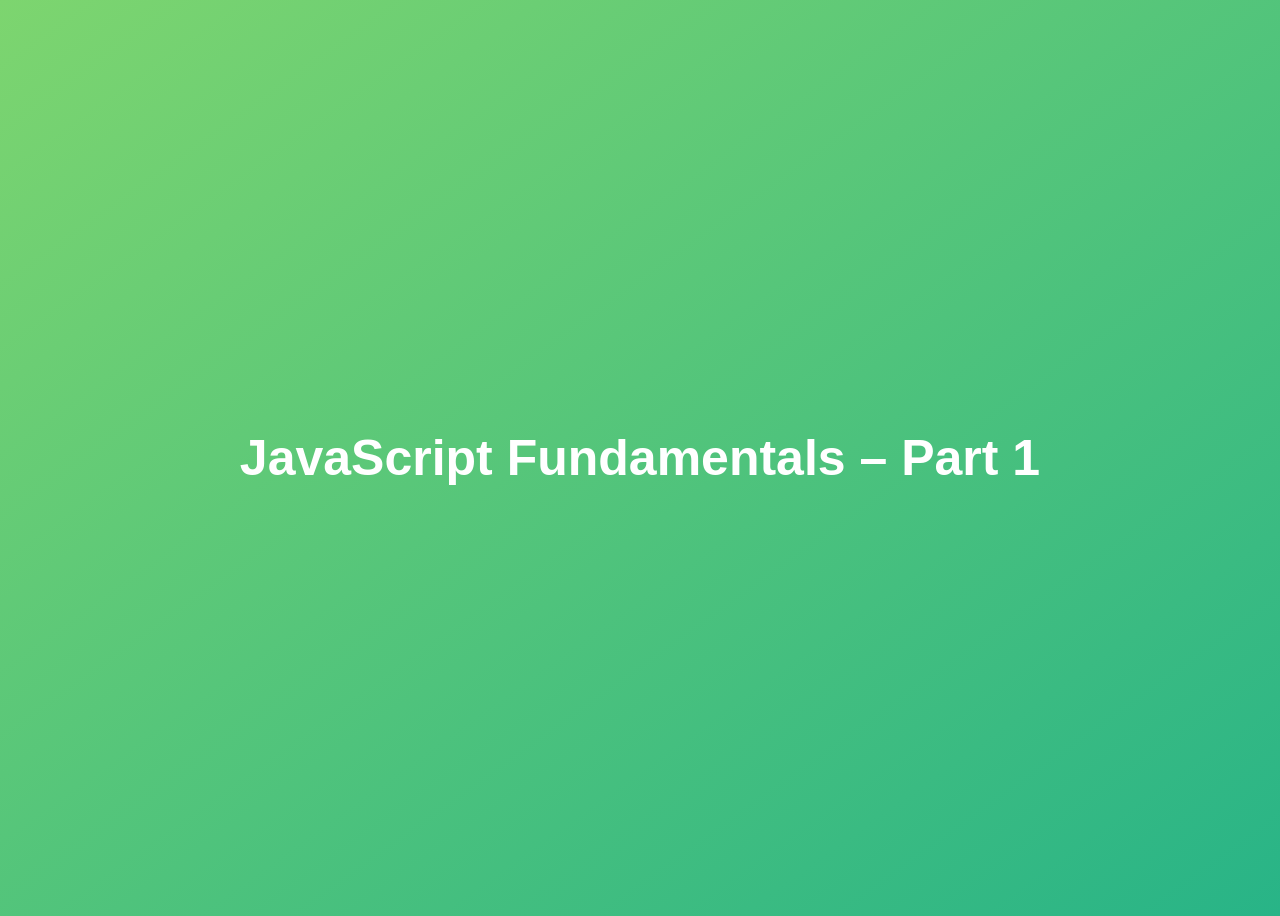
<file: 01-Fundamentals-Part-1/final/index.html>
<!DOCTYPE html>
<html lang="en">
  <head>
    <meta charset="UTF-8" />
    <meta name="viewport" content="width=device-width, initial-scale=1.0" />
    <meta http-equiv="X-UA-Compatible" content="ie=edge" />
    <title>JavaScript Fundamentals – Part 1</title>
    <style>
      body {
        height: 100vh;
        display: flex;
        align-items: center;
        background: linear-gradient(to top left, #28b487, #7dd56f);
      }
      h1 {
        font-family: sans-serif;
        font-size: 50px;
        line-height: 1.3;
        width: 100%;
        padding: 30px;
        text-align: center;
        color: white;
      }
    </style>
  </head>
  <body>
    <h1>JavaScript Fundamentals – Part 1</h1>

    <script src="script.js"></script>
  </body>
</html>
</file>
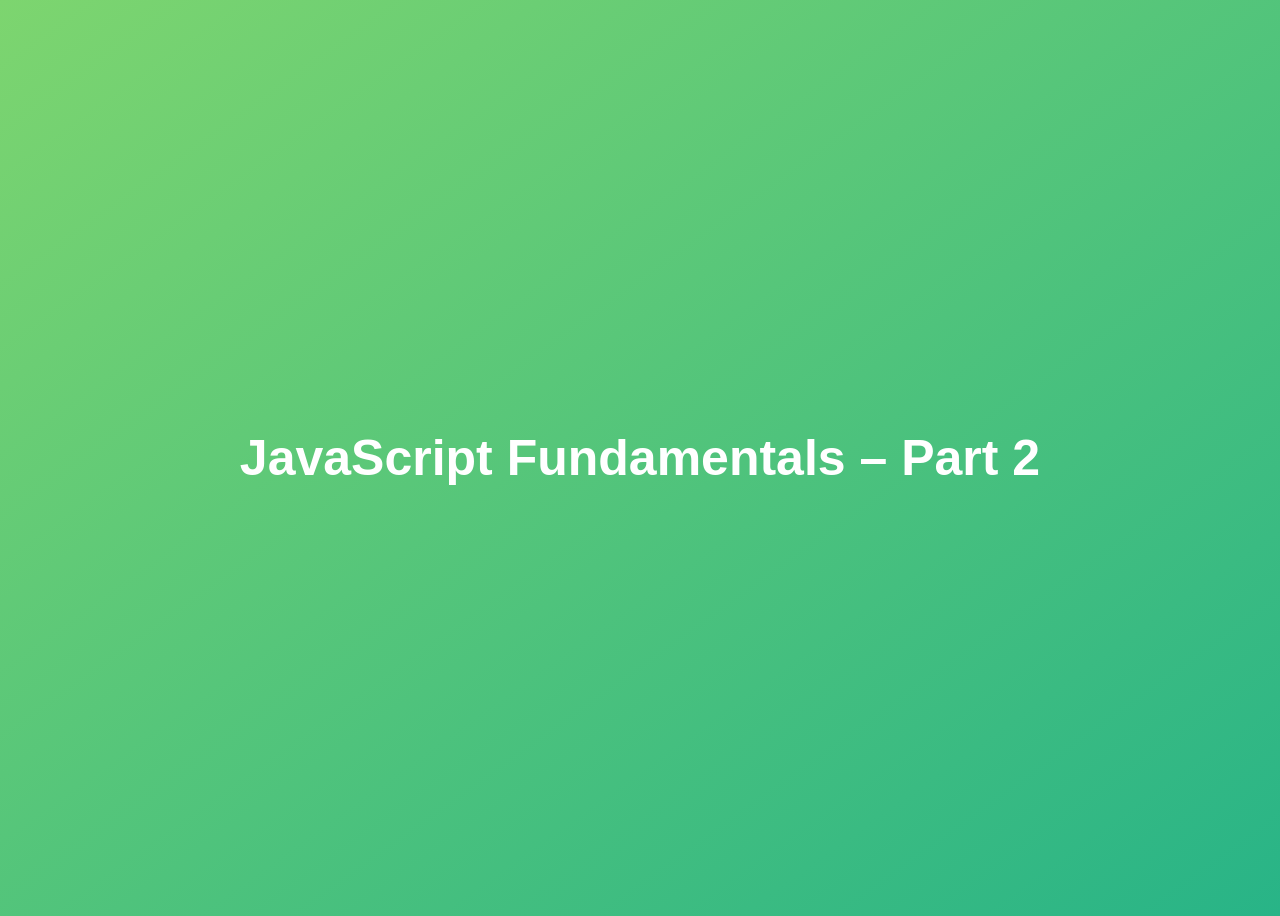
<file: 02-Fundamentals-Part-2/final/index.html>
<!DOCTYPE html>
<html lang="en">
  <head>
    <meta charset="UTF-8" />
    <meta name="viewport" content="width=device-width, initial-scale=1.0" />
    <meta http-equiv="X-UA-Compatible" content="ie=edge" />
    <title>JavaScript Fundamentals – Part 2</title>
    <style>
      body {
        height: 100vh;
        display: flex;
        align-items: center;
        background: linear-gradient(to top left, #28b487, #7dd56f);
      }
      h1 {
        font-family: sans-serif;
        font-size: 50px;
        line-height: 1.3;
        width: 100%;
        padding: 30px;
        text-align: center;
        color: white;
      }
    </style>
  </head>
  <body>
    <h1>JavaScript Fundamentals – Part 2</h1>
    <script src="script.js"></script>
  </body>
</html>
</file>
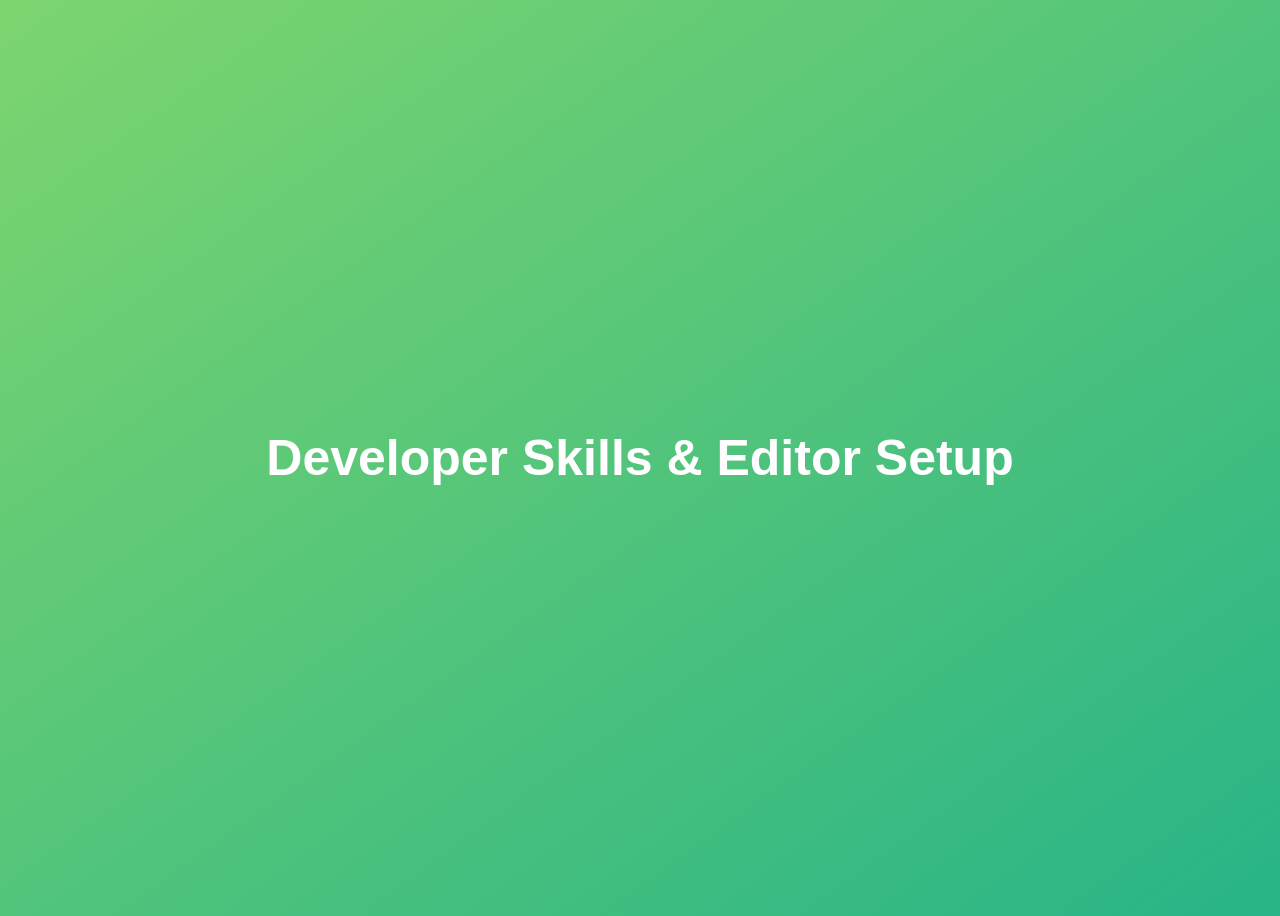
<file: 03-Developer-Skills/final/index.html>
<!DOCTYPE html>
<html lang="en">
  <head>
    <meta charset="UTF-8" />
    <meta name="viewport" content="width=device-width, initial-scale=1.0" />
    <meta http-equiv="X-UA-Compatible" content="ie=edge" />
    <title>Developer Skills & Editor Setup</title>
    <style>
      body {
        height: 100vh;
        display: flex;
        align-items: center;
        background: linear-gradient(to top left, #28b487, #7dd56f);
      }
      h1 {
        font-family: sans-serif;
        font-size: 50px;
        line-height: 1.3;
        width: 100%;
        padding: 30px;
        text-align: center;
        color: white;
      }
    </style>
  </head>
  <body>
    <h1>Developer Skills & Editor Setup</h1>
    <script src="script.js"></script>
  </body>
</html>
</file>
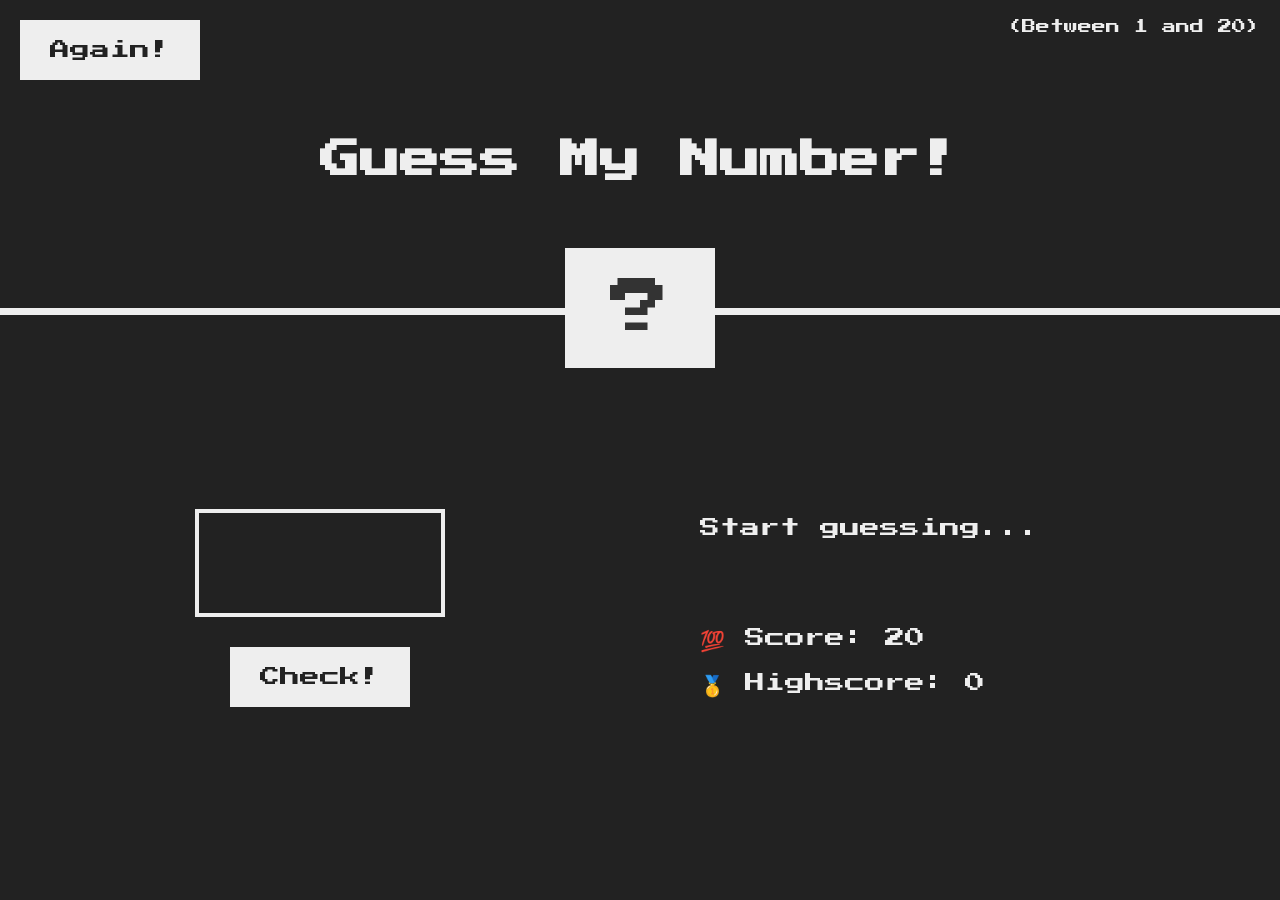
<file: 05-Guess-My-Number/final/index.html>
<!DOCTYPE html>
<html lang="en">
  <head>
    <meta charset="UTF-8" />
    <meta name="viewport" content="width=device-width, initial-scale=1.0" />
    <meta http-equiv="X-UA-Compatible" content="ie=edge" />
    <link rel="stylesheet" href="style.css" />
    <title>Guess My Number!</title>
  </head>
  <body>
    <header>
      <h1>Guess My Number!</h1>
      <p class="between">(Between 1 and 20)</p>
      <button class="btn again">Again!</button>
      <div class="number">?</div>
    </header>
    <main>
      <section class="left">
        <input type="number" class="guess" />
        <button class="btn check">Check!</button>
      </section>
      <section class="right">
        <p class="message">Start guessing...</p>
        <p class="label-score">💯 Score: <span class="score">20</span></p>
        <p class="label-highscore">
          🥇 Highscore: <span class="highscore">0</span>
        </p>
      </section>
    </main>
    <script src="script.js"></script>
  </body>
</html>
</file>
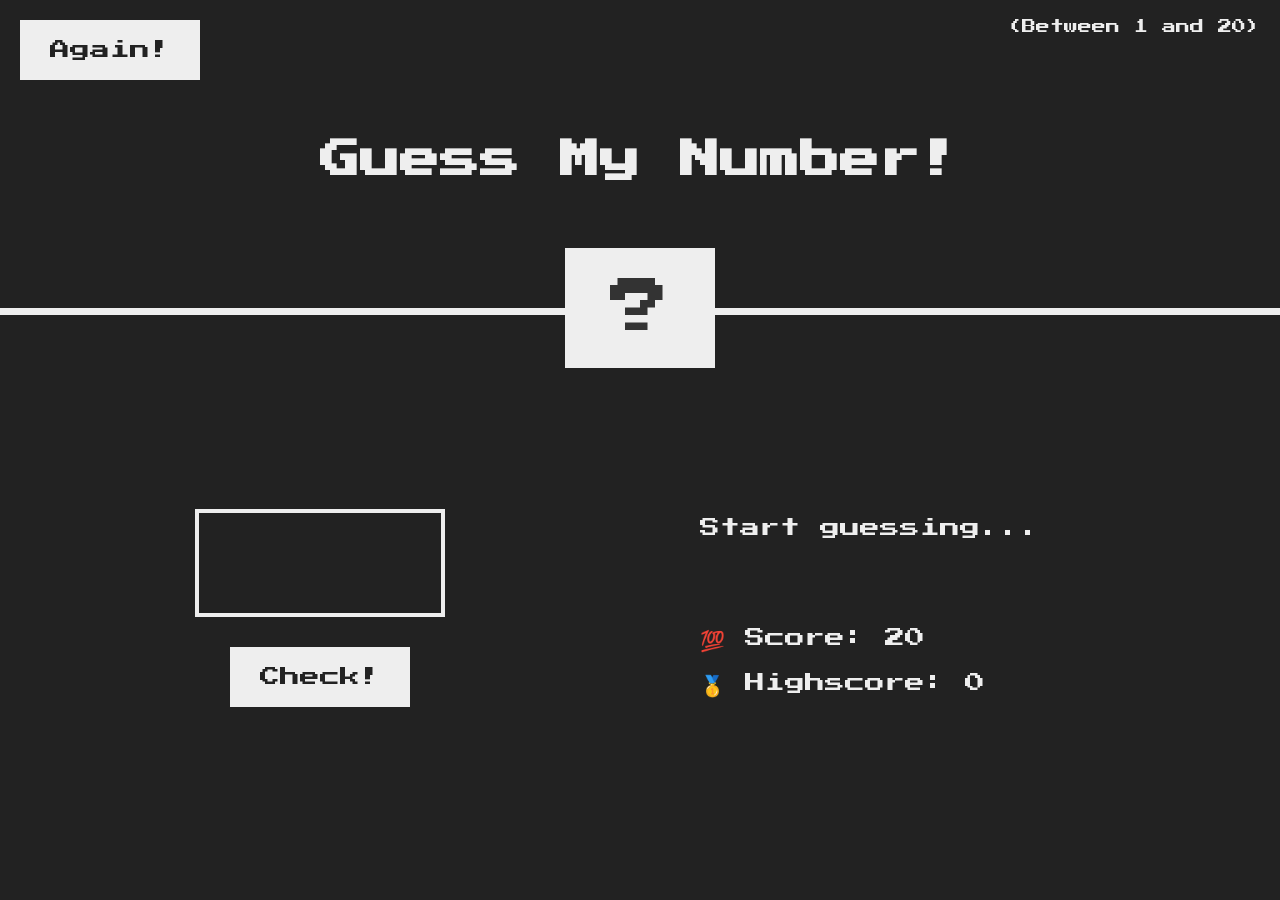
<file: 05-Guess-My-Number/starter/index.html>
<!DOCTYPE html>
<html lang="en">

<head>
  <meta charset="UTF-8" />
  <meta name="viewport" content="width=device-width, initial-scale=1.0" />
  <meta http-equiv="X-UA-Compatible" content="ie=edge" />
  <link rel="stylesheet" href="style.css" />
  <title>Guess My Number!</title>
</head>

<body>
  <header>
    <h1>Guess My Number!</h1>
    <p class="between">(Between 1 and 20)</p>
    <button class="btn again">Again!</button>
    <div class="number">?</div>
  </header>
  <main>
    <section class="left">
      <input type="number" class="guess" />
      <button class="btn check">Check!</button>
    </section>
    <section class="right">
      <p class="message">Start guessing...</p>
      <p class="label-score">💯 Score: <span class="score">20</span></p>
      <p class="label-highscore">
        🥇 Highscore: <span class="highscore">0</span>
      </p>
    </section>
  </main>
  <script src="script.js"></script>
</body>

</html>
</file>
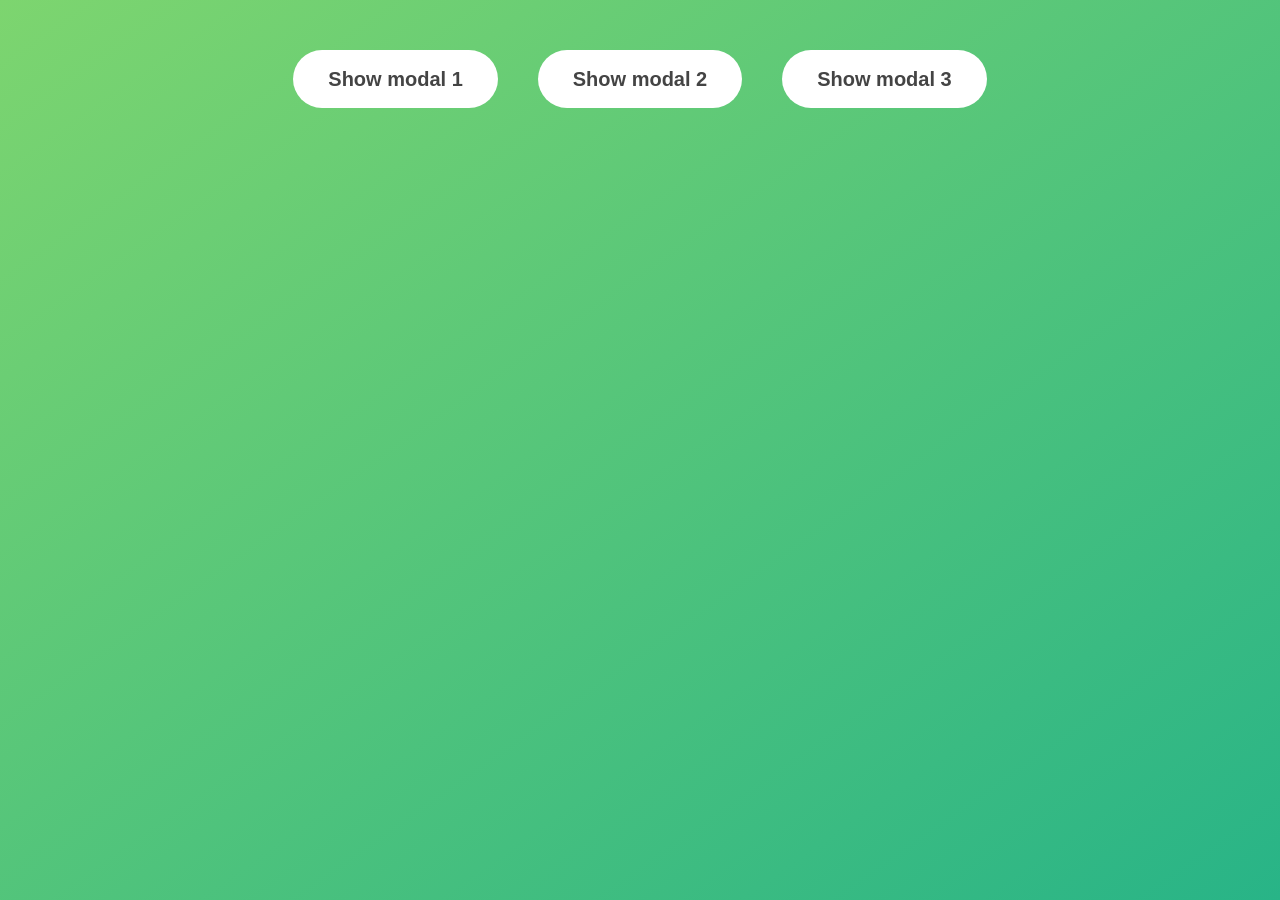
<file: 06-Modal/final/index.html>
<!DOCTYPE html>
<html lang="en">
  <head>
    <meta charset="UTF-8" />
    <meta name="viewport" content="width=device-width, initial-scale=1.0" />
    <meta http-equiv="X-UA-Compatible" content="ie=edge" />
    <link rel="stylesheet" href="style.css" />
    <title>Modal window</title>
  </head>
  <body>
    <button class="show-modal">Show modal 1</button>
    <button class="show-modal">Show modal 2</button>
    <button class="show-modal">Show modal 3</button>

    <div class="modal hidden">
      <button class="close-modal">&times;</button>
      <h1>I'm a modal window 😍</h1>
      <p>
        Lorem ipsum dolor sit amet, consectetur adipisicing elit, sed do eiusmod
        tempor incididunt ut labore et dolore magna aliqua. Ut enim ad minim
        veniam, quis nostrud exercitation ullamco laboris nisi ut aliquip ex ea
        commodo consequat. Duis aute irure dolor in reprehenderit in voluptate
        velit esse cillum dolore eu fugiat nulla pariatur. Excepteur sint
        occaecat cupidatat non proident, sunt in culpa qui officia deserunt
        mollit anim id est laborum.
      </p>
    </div>
    <div class="overlay hidden"></div>

    <script src="script.js"></script>
  </body>
</html>
</file>
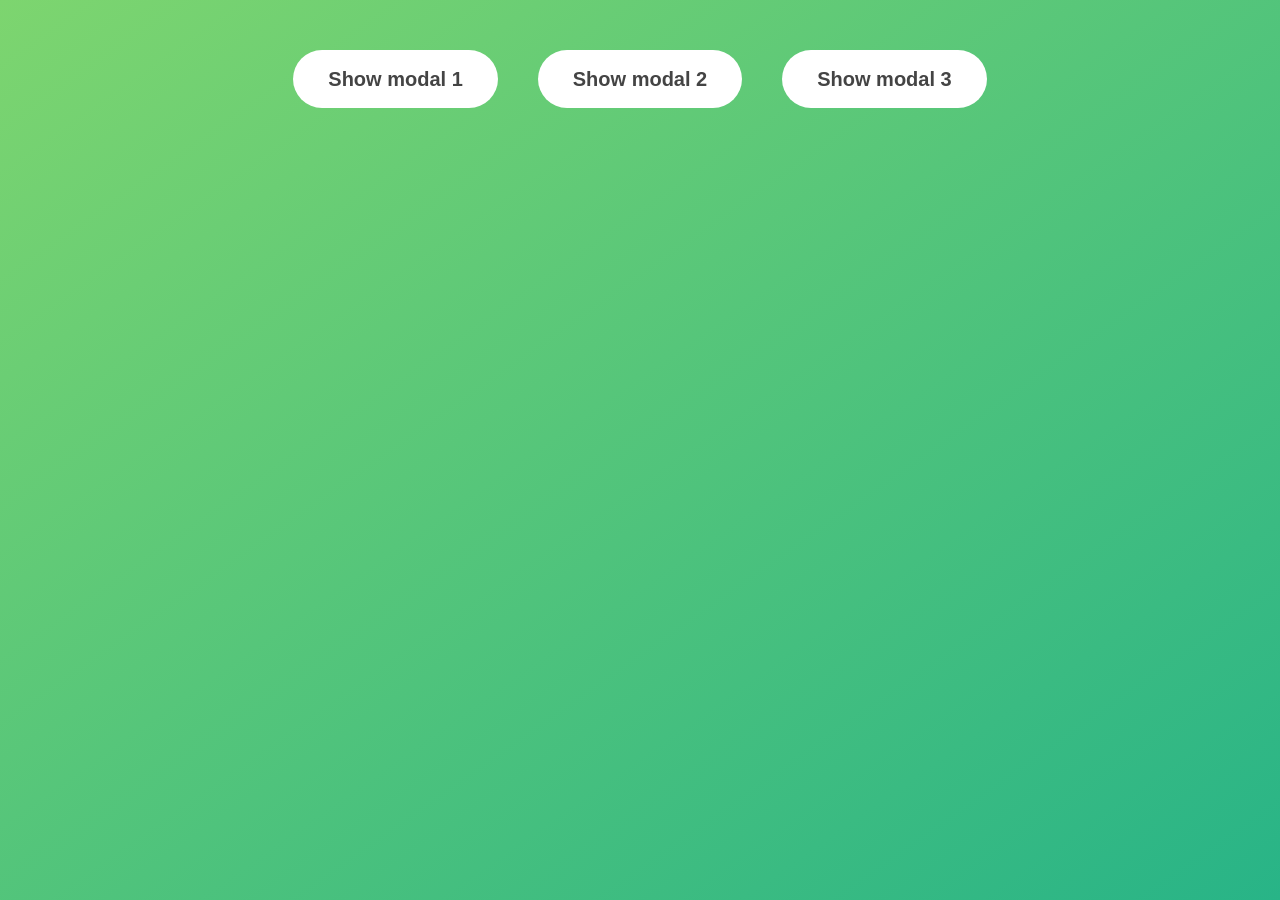
<file: 06-Modal/starter/index.html>
<!DOCTYPE html>
<html lang="en">

<head>
  <meta charset="UTF-8" />
  <meta name="viewport" content="width=device-width, initial-scale=1.0" />
  <meta http-equiv="X-UA-Compatible" content="ie=edge" />
  <link rel="stylesheet" href="style.css" />
  <title>Modal window</title>
</head>

<body>
  <button class="show-modal">Show modal 1</button>
  <button class="show-modal">Show modal 2</button>
  <button class="show-modal">Show modal 3</button>

  <div class="modal hidden">
    <button class="close-modal">&times;</button>
    <h1>I'm a modal window 😍</h1>
    <p>
      Lorem ipsum dolor sit amet, consectetur adipisicing elit, sed do eiusmod
      tempor incididunt ut labore et dolore magna aliqua. Ut enim ad minim
      veniam, quis nostrud exercitation ullamco laboris nisi ut aliquip ex ea
      commodo consequat. Duis aute irure dolor in reprehenderit in voluptate
      velit esse cillum dolore eu fugiat nulla pariatur. Excepteur sint
      occaecat cupidatat non proident, sunt in culpa qui officia deserunt
      mollit anim id est laborum.
    </p>
  </div>
  <div class="overlay hidden"></div>

  <script src="script.js"></script>
</body>

</html>
</file>
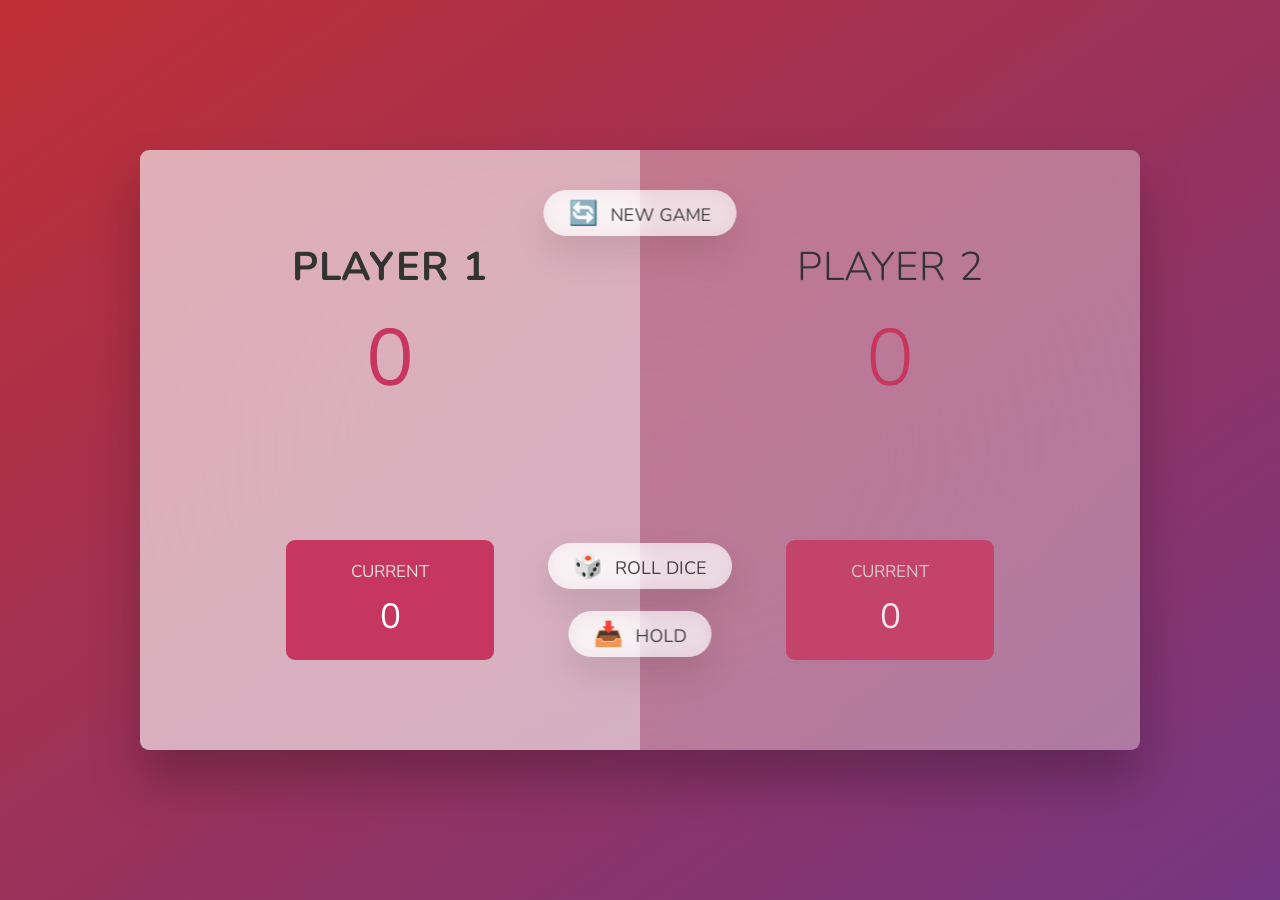
<file: 07-Pig-Game/final/index.html>
<!DOCTYPE html>
<html lang="en">
  <head>
    <meta charset="UTF-8" />
    <meta name="viewport" content="width=device-width, initial-scale=1.0" />
    <meta http-equiv="X-UA-Compatible" content="ie=edge" />
    <link rel="stylesheet" href="style.css" />
    <title>Pig Game</title>
  </head>
  <body>
    <main>
      <section class="player player--0 player--active">
        <h2 class="name" id="name--0">Player 1</h2>
        <p class="score" id="score--0">43</p>
        <div class="current">
          <p class="current-label">Current</p>
          <p class="current-score" id="current--0">0</p>
        </div>
      </section>
      <section class="player player--1">
        <h2 class="name" id="name--1">Player 2</h2>
        <p class="score" id="score--1">24</p>
        <div class="current">
          <p class="current-label">Current</p>
          <p class="current-score" id="current--1">0</p>
        </div>
      </section>

      <img src="dice-5.png" alt="Playing dice" class="dice" />
      <button class="btn btn--new">🔄 New game</button>
      <button class="btn btn--roll">🎲 Roll dice</button>
      <button class="btn btn--hold">📥 Hold</button>
    </main>
    <script src="script.js"></script>
  </body>
</html>
</file>
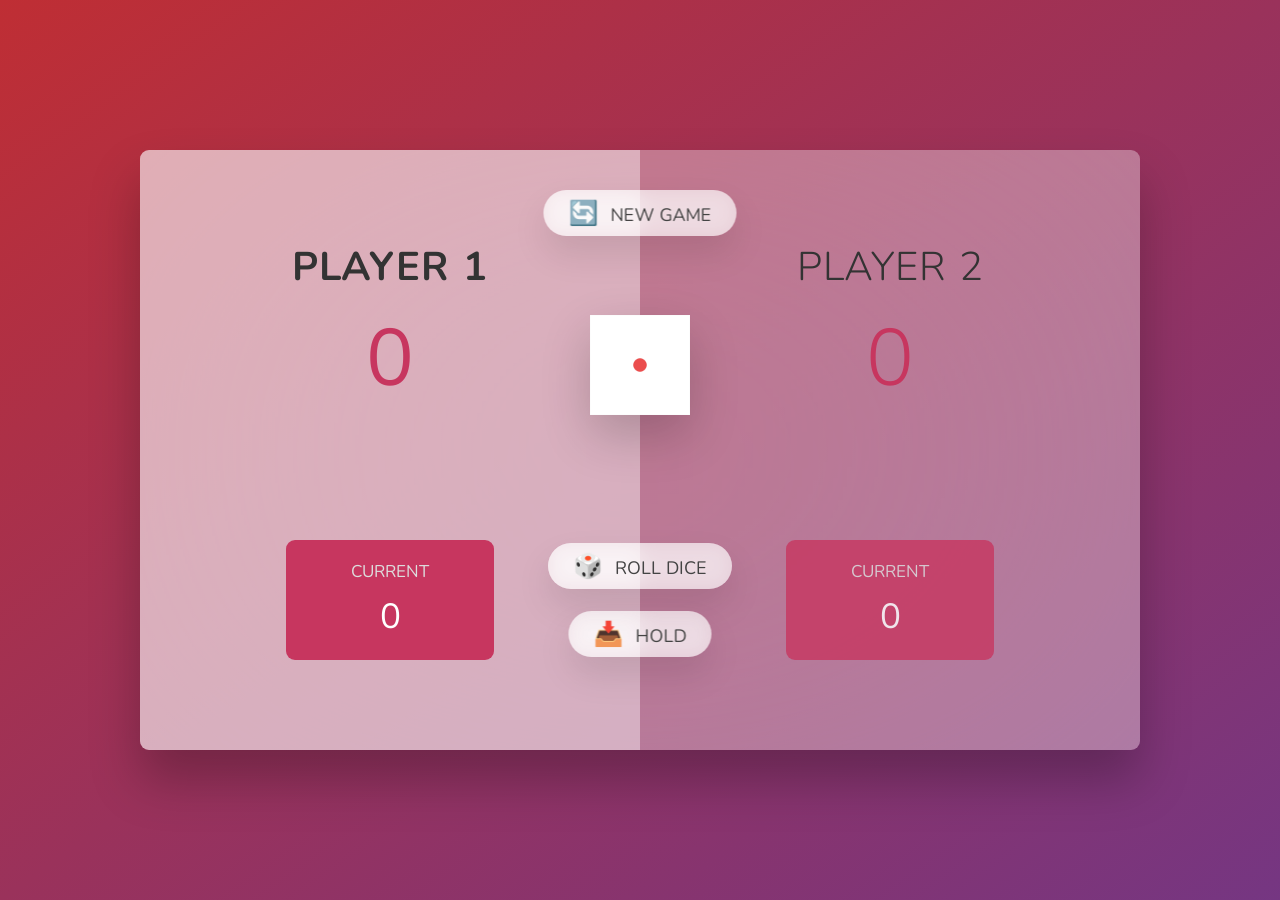
<file: 07-Pig-Game/starter/index.html>
<!DOCTYPE html>
<html lang="en">

<head>
  <meta charset="UTF-8" />
  <meta name="viewport" content="width=device-width, initial-scale=1.0" />
  <meta http-equiv="X-UA-Compatible" content="ie=edge" />
  <link rel="stylesheet" href="style.css" />
  <title>Pig Game</title>
</head>

<body>
  <main>
    <section class="player player--0 player--active">
      <h2 class="name" id="name--0">Player 1</h2>
      <p class="score" id="score--0">0</p>
      <div class="current">
        <p class="current-label">Current</p>
        <p class="current-score" id="current--0">0</p>
      </div>
    </section>
    <section class="player player--1">
      <h2 class="name" id="name--1">Player 2</h2>
      <p class="score" id="score--1">0</p>
      <div class="current">
        <p class="current-label">Current</p>
        <p class="current-score" id="current--1">0</p>
      </div>
    </section>

    <img src="dice-1.png" alt="Playing dice" class="dice" />
    <button class="btn btn--new">🔄 New game</button>
    <button class="btn btn--roll">🎲 Roll dice</button>
    <button class="btn btn--hold">📥 Hold</button>
  </main>
  <div class="modal hidden">
    <h1 class="modal-h1">Player 1 Wins</h1>
    <p class="modal-p">101 to 78 points</p>
    <button class="btn btn--new btn--modal">🔄 New game</button>


  </div>
  <div class="overlay hidden"></div>
  <script src="script.js"></script>
</body>

</html>
</file>
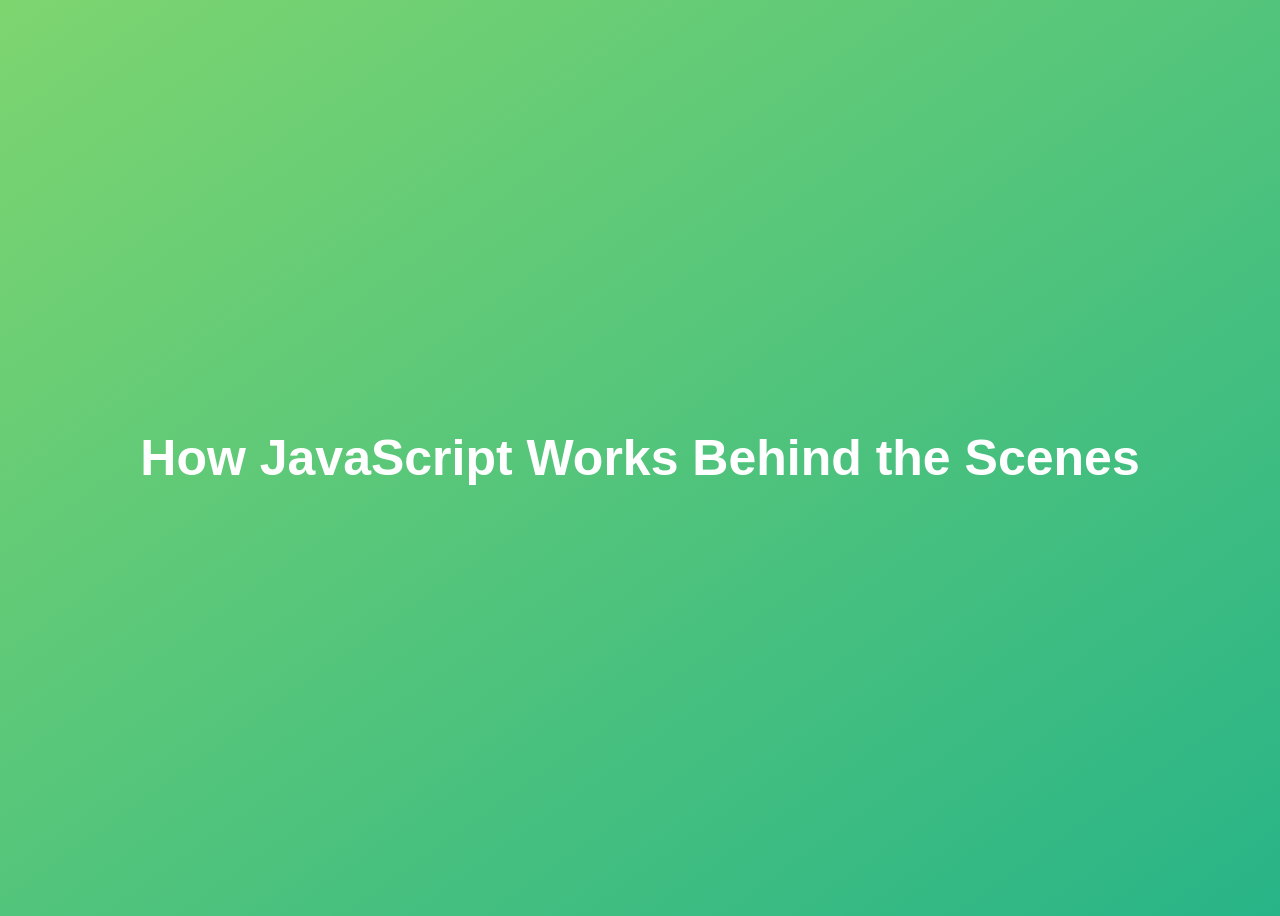
<file: 08-Behind-the-Scenes/final/index.html>
<!DOCTYPE html>
<html lang="en">
  <head>
    <meta charset="UTF-8" />
    <meta name="viewport" content="width=device-width, initial-scale=1.0" />
    <meta http-equiv="X-UA-Compatible" content="ie=edge" />
    <title>How JavaScript Works Behind the Scenes</title>
    <style>
      body {
        height: 100vh;
        display: flex;
        align-items: center;
        background: linear-gradient(to top left, #28b487, #7dd56f);
      }
      h1 {
        font-family: sans-serif;
        font-size: 50px;
        line-height: 1.3;
        width: 100%;
        padding: 30px;
        text-align: center;
        color: white;
      }
    </style>
  </head>
  <body>
    <h1>How JavaScript Works Behind the Scenes</h1>
    <script src="script.js"></script>
  </body>
</html>
</file>
<file: 05-Guess-My-Number/final/style.css>
@import url('https://fonts.googleapis.com/css?family=Press+Start+2P&display=swap');

* {
  margin: 0;
  padding: 0;
  box-sizing: inherit;
}

html {
  font-size: 62.5%;
  box-sizing: border-box;
}

body {
  font-family: 'Press Start 2P', sans-serif;
  color: #eee;
  background-color: #222;
  /* background-color: #60b347; */
}

/* LAYOUT */
header {
  position: relative;
  height: 35vh;
  border-bottom: 7px solid #eee;
}

main {
  height: 65vh;
  color: #eee;
  display: flex;
  align-items: center;
  justify-content: space-around;
}

.left {
  width: 52rem;
  display: flex;
  flex-direction: column;
  align-items: center;
}

.right {
  width: 52rem;
  font-size: 2rem;
}

/* ELEMENTS STYLE */
h1 {
  font-size: 4rem;
  text-align: center;
  position: absolute;
  width: 100%;
  top: 52%;
  left: 50%;
  transform: translate(-50%, -50%);
}

.number {
  background: #eee;
  color: #333;
  font-size: 6rem;
  width: 15rem;
  padding: 3rem 0rem;
  text-align: center;
  position: absolute;
  bottom: 0;
  left: 50%;
  transform: translate(-50%, 50%);
}

.between {
  font-size: 1.4rem;
  position: absolute;
  top: 2rem;
  right: 2rem;
}

.again {
  position: absolute;
  top: 2rem;
  left: 2rem;
}

.guess {
  background: none;
  border: 4px solid #eee;
  font-family: inherit;
  color: inherit;
  font-size: 5rem;
  padding: 2.5rem;
  width: 25rem;
  text-align: center;
  display: block;
  margin-bottom: 3rem;
}

.btn {
  border: none;
  background-color: #eee;
  color: #222;
  font-size: 2rem;
  font-family: inherit;
  padding: 2rem 3rem;
  cursor: pointer;
}

.btn:hover {
  background-color: #ccc;
}

.message {
  margin-bottom: 8rem;
  height: 3rem;
}

.label-score {
  margin-bottom: 2rem;
}
</file>
<file: 05-Guess-My-Number/starter/style.css>
@import url('https://fonts.googleapis.com/css?family=Press+Start+2P&display=swap');

* {
  margin: 0;
  padding: 0;
  box-sizing: inherit;
}

html {
  font-size: 62.5%;
  box-sizing: border-box;
}

body {
  font-family: 'Press Start 2P', sans-serif;
  color: #eee;
  background-color: #222;
  /* background-color: #60b347; */
}

/* LAYOUT */
header {
  position: relative;
  height: 35vh;
  border-bottom: 7px solid #eee;
}

main {
  height: 65vh;
  color: #eee;
  display: flex;
  align-items: center;
  justify-content: space-around;
}

.left {
  width: 52rem;
  display: flex;
  flex-direction: column;
  align-items: center;
}

.right {
  width: 52rem;
  font-size: 2rem;
}

/* ELEMENTS STYLE */
h1 {
  font-size: 4rem;
  text-align: center;
  position: absolute;
  width: 100%;
  top: 52%;
  left: 50%;
  transform: translate(-50%, -50%);
}

.number {
  background: #eee;
  color: #333;
  font-size: 6rem;
  width: 15rem;
  padding: 3rem 0rem;
  text-align: center;
  position: absolute;
  bottom: 0;
  left: 50%;
  transform: translate(-50%, 50%);
}

.between {
  font-size: 1.4rem;
  position: absolute;
  top: 2rem;
  right: 2rem;
}

.again {
  position: absolute;
  top: 2rem;
  left: 2rem;
}

.guess {
  background: none;
  border: 4px solid #eee;
  font-family: inherit;
  color: inherit;
  font-size: 5rem;
  padding: 2.5rem;
  width: 25rem;
  text-align: center;
  display: block;
  margin-bottom: 3rem;
}

.btn {
  border: none;
  background-color: #eee;
  color: #222;
  font-size: 2rem;
  font-family: inherit;
  padding: 2rem 3rem;
  cursor: pointer;
}

.btn:hover {
  background-color: #ccc;
}

.message {
  margin-bottom: 8rem;
  height: 3rem;
}

.label-score {
  margin-bottom: 2rem;
}
</file>
<file: 06-Modal/final/style.css>
* {
  margin: 0;
  padding: 0;
  box-sizing: inherit;
}

html {
  font-size: 62.5%;
  box-sizing: border-box;
}

body {
  font-family: sans-serif;
  color: #333;
  line-height: 1.5;
  height: 100vh;
  position: relative;
  display: flex;
  align-items: flex-start;
  justify-content: center;
  background: linear-gradient(to top left, #28b487, #7dd56f);
}

.show-modal {
  font-size: 2rem;
  font-weight: 600;
  padding: 1.75rem 3.5rem;
  margin: 5rem 2rem;
  border: none;
  background-color: #fff;
  color: #444;
  border-radius: 10rem;
  cursor: pointer;
}

.close-modal {
  position: absolute;
  top: 1.2rem;
  right: 2rem;
  font-size: 5rem;
  color: #333;
  cursor: pointer;
  border: none;
  background: none;
}

h1 {
  font-size: 2.5rem;
  margin-bottom: 2rem;
}

p {
  font-size: 1.8rem;
}

/* -------------------------- */
/* CLASSES TO MAKE MODAL WORK */
.hidden {
  display: none;
}

.modal {
  position: absolute;
  top: 50%;
  left: 50%;
  transform: translate(-50%, -50%);
  width: 70%;

  background-color: white;
  padding: 6rem;
  border-radius: 5px;
  box-shadow: 0 3rem 5rem rgba(0, 0, 0, 0.3);
  z-index: 10;
}

.overlay {
  position: absolute;
  top: 0;
  left: 0;
  width: 100%;
  height: 100%;
  background-color: rgba(0, 0, 0, 0.6);
  backdrop-filter: blur(3px);
  z-index: 5;
}
</file>
<file: 06-Modal/starter/style.css>
* {
  margin: 0;
  padding: 0;
  box-sizing: inherit;
}

html {
  font-size: 62.5%;
  box-sizing: border-box;
}

body {
  font-family: sans-serif;
  color: #333;
  line-height: 1.5;
  height: 100vh;
  position: relative;
  display: flex;
  align-items: flex-start;
  justify-content: center;
  background: linear-gradient(to top left, #28b487, #7dd56f);
}

.show-modal {
  font-size: 2rem;
  font-weight: 600;
  padding: 1.75rem 3.5rem;
  margin: 5rem 2rem;
  border: none;
  background-color: #fff;
  color: #444;
  border-radius: 10rem;
  cursor: pointer;
}

.close-modal {
  position: absolute;
  top: 1.2rem;
  right: 2rem;
  font-size: 5rem;
  color: #333;
  cursor: pointer;
  border: none;
  background: none;
}

h1 {
  font-size: 2.5rem;
  margin-bottom: 2rem;
}

p {
  font-size: 1.8rem;
}

/* -------------------------- */
/* CLASSES TO MAKE MODAL WORK */
.hidden {
  display: none;
}

.modal {
  position: absolute;
  top: 50%;
  left: 50%;
  transform: translate(-50%, -50%);
  width: 70%;

  background-color: white;
  padding: 6rem;
  border-radius: 5px;
  box-shadow: 0 3rem 5rem rgba(0, 0, 0, 0.3);
  z-index: 10;
}

.overlay {
  position: absolute;
  top: 0;
  left: 0;
  width: 100%;
  height: 100%;
  background-color: rgba(0, 0, 0, 0.6);
  backdrop-filter: blur(3px);
  z-index: 5;
}
</file>
<file: 07-Pig-Game/final/style.css>
@import url('https://fonts.googleapis.com/css2?family=Nunito&display=swap');

* {
  margin: 0;
  padding: 0;
  box-sizing: inherit;
}

html {
  font-size: 62.5%;
  box-sizing: border-box;
}

body {
  font-family: 'Nunito', sans-serif;
  font-weight: 400;
  height: 100vh;
  color: #333;
  background-image: linear-gradient(to top left, #753682 0%, #bf2e34 100%);
  display: flex;
  align-items: center;
  justify-content: center;
}

/* LAYOUT */
main {
  position: relative;
  width: 100rem;
  height: 60rem;
  background-color: rgba(255, 255, 255, 0.35);
  backdrop-filter: blur(200px);
  filter: blur();
  box-shadow: 0 3rem 5rem rgba(0, 0, 0, 0.25);
  border-radius: 9px;
  overflow: hidden;
  display: flex;
}

.player {
  flex: 50%;
  padding: 9rem;
  display: flex;
  flex-direction: column;
  align-items: center;
  transition: all 0.75s;
}

/* ELEMENTS */
.name {
  position: relative;
  font-size: 4rem;
  text-transform: uppercase;
  letter-spacing: 1px;
  word-spacing: 2px;
  font-weight: 300;
  margin-bottom: 1rem;
}

.score {
  font-size: 8rem;
  font-weight: 300;
  color: #c7365f;
  margin-bottom: auto;
}

.player--active {
  background-color: rgba(255, 255, 255, 0.4);
}
.player--active .name {
  font-weight: 700;
}
.player--active .score {
  font-weight: 400;
}

.player--active .current {
  opacity: 1;
}

.current {
  background-color: #c7365f;
  opacity: 0.8;
  border-radius: 9px;
  color: #fff;
  width: 65%;
  padding: 2rem;
  text-align: center;
  transition: all 0.75s;
}

.current-label {
  text-transform: uppercase;
  margin-bottom: 1rem;
  font-size: 1.7rem;
  color: #ddd;
}

.current-score {
  font-size: 3.5rem;
}

/* ABSOLUTE POSITIONED ELEMENTS */
.btn {
  position: absolute;
  left: 50%;
  transform: translateX(-50%);
  color: #444;
  background: none;
  border: none;
  font-family: inherit;
  font-size: 1.8rem;
  text-transform: uppercase;
  cursor: pointer;
  font-weight: 400;
  transition: all 0.2s;

  background-color: white;
  background-color: rgba(255, 255, 255, 0.6);
  backdrop-filter: blur(10px);

  padding: 0.7rem 2.5rem;
  border-radius: 50rem;
  box-shadow: 0 1.75rem 3.5rem rgba(0, 0, 0, 0.1);
}

.btn::first-letter {
  font-size: 2.4rem;
  display: inline-block;
  margin-right: 0.7rem;
}

.btn--new {
  top: 4rem;
}
.btn--roll {
  top: 39.3rem;
}
.btn--hold {
  top: 46.1rem;
}

.btn:active {
  transform: translate(-50%, 3px);
  box-shadow: 0 1rem 2rem rgba(0, 0, 0, 0.15);
}

.btn:focus {
  outline: none;
}

.dice {
  position: absolute;
  left: 50%;
  top: 16.5rem;
  transform: translateX(-50%);
  height: 10rem;
  box-shadow: 0 2rem 5rem rgba(0, 0, 0, 0.2);
}

.player--winner {
  background-color: #2f2f2f;
}

.player--winner .name {
  font-weight: 700;
  color: #c7365f;
}

.hidden {
  display: none;
}
</file>
<file: 07-Pig-Game/starter/style.css>
@import url('https://fonts.googleapis.com/css2?family=Nunito&display=swap');

* {
  margin: 0;
  padding: 0;
  box-sizing: inherit;
}

html {
  font-size: 62.5%;
  box-sizing: border-box;
}

body {
  font-family: 'Nunito', sans-serif;
  font-weight: 400;
  height: 100vh;
  color: #333;
  background-image: linear-gradient(to top left, #753682 0%, #bf2e34 100%);
  display: flex;
  align-items: center;
  justify-content: center;
}

/* LAYOUT */
main {
  position: relative;
  width: 100rem;
  height: 60rem;
  background-color: rgba(255, 255, 255, 0.35);
  backdrop-filter: blur(200px);
  filter: blur();
  box-shadow: 0 3rem 5rem rgba(0, 0, 0, 0.25);
  border-radius: 9px;
  overflow: hidden;
  display: flex;
}

.player {
  flex: 50%;
  padding: 9rem;
  display: flex;
  flex-direction: column;
  align-items: center;
  transition: all 0.75s;
}

/* ELEMENTS */
.name {
  position: relative;
  font-size: 4rem;
  text-transform: uppercase;
  letter-spacing: 1px;
  word-spacing: 2px;
  font-weight: 300;
  margin-bottom: 1rem;
}

.score {
  font-size: 8rem;
  font-weight: 300;
  color: #c7365f;
  margin-bottom: auto;
}

.player--active {
  background-color: rgba(255, 255, 255, 0.4);
}
.player--active .name {
  font-weight: 700;
}
.player--active .score {
  font-weight: 400;
}

.player--active .current {
  opacity: 1;
}

.current {
  background-color: #c7365f;
  opacity: 0.8;
  border-radius: 9px;
  color: #fff;
  width: 65%;
  padding: 2rem;
  text-align: center;
  transition: all 0.75s;
}

.current-label {
  text-transform: uppercase;
  margin-bottom: 1rem;
  font-size: 1.7rem;
  color: #ddd;
}

.current-score {
  font-size: 3.5rem;
}

/* ABSOLUTE POSITIONED ELEMENTS */
.btn {
  position: absolute;
  left: 50%;
  transform: translateX(-50%);
  color: #444;
  background: none;
  border: none;
  font-family: inherit;
  font-size: 1.8rem;
  text-transform: uppercase;
  cursor: pointer;
  font-weight: 400;
  transition: all 0.2s;

  background-color: white;
  background-color: rgba(255, 255, 255, 0.6);
  backdrop-filter: blur(10px);

  padding: 0.7rem 2.5rem;
  border-radius: 50rem;
  box-shadow: 0 1.75rem 3.5rem rgba(0, 0, 0, 0.1);
}

.btn::first-letter {
  font-size: 2.4rem;
  display: inline-block;
  margin-right: 0.7rem;
}

.btn--new {
  top: 4rem;
}
.btn--roll {
  top: 39.3rem;
}
.btn--hold {
  top: 46.1rem;
}

.btn:active {
  transform: translate(-50%, 3px);
  box-shadow: 0 1rem 2rem rgba(0, 0, 0, 0.15);
}

.btn:focus {
  outline: none;
}

.dice {
  position: absolute;
  left: 50%;
  top: 16.5rem;
  transform: translateX(-50%);
  height: 10rem;
  box-shadow: 0 2rem 5rem rgba(0, 0, 0, 0.2);
}

.player--winner {
  background-color: #2f2f2f;
}

.player--winner .name {
  font-weight: 700;
  color: #c7365f;
}
.show-modal {
  font-size: 2rem;
  font-weight: 600;
  padding: 1.75rem 3.5rem;
  margin: 5rem 2rem;
  border: none;
  background-color: #fff;
  color: #444;
  border-radius: 10rem;
  cursor: pointer;
}

.close-modal {
  position: absolute;
  top: 1.2rem;
  right: 2rem;
  font-size: 5rem;
  color: #333;
  cursor: pointer;
  border: none;
  background: none;
}
.hidden {
  display: none;
}

.modal {
  position: absolute;
  top: 50%;
  left: 50%;
  transform: translate(-50%, -50%);
  width: 50%;
  height: 50%;

  background-color: white;
  padding: 6rem;
  border-radius: 5px;
  box-shadow: 0 3rem 5rem rgba(0, 0, 0, 0.3);
  z-index: 10;
  
}

.overlay {
  position: absolute;
  top: 0;
  left: 0;
  width: 100%;
  height: 100%;
  background-color: rgba(0, 0, 0, 0.6);
  backdrop-filter: blur(3px);
  z-index: 5;
}
.modal-h1{
  text-align: center;
  font-size: 5rem;
}
.modal-p{
  margin-top: 5rem;
  text-align: center;
  font-size: 3rem;
}
.btn--modal{
  top: 27rem;
}
</file>
